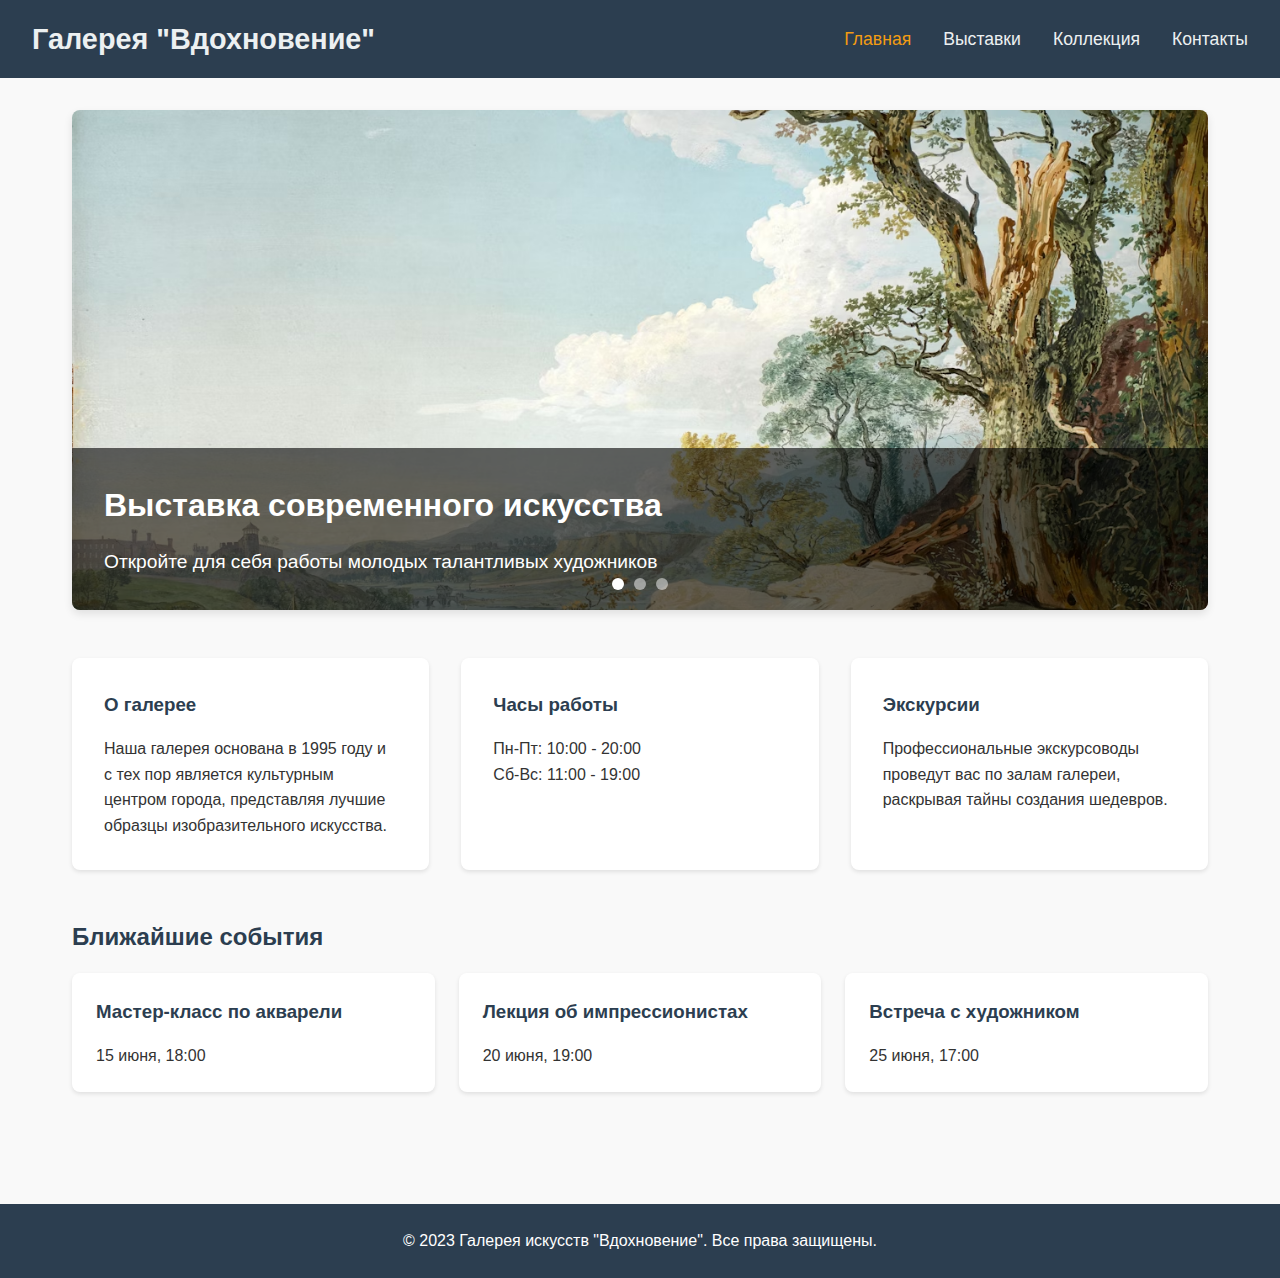
<file: art-gallery/index.html>
<!DOCTYPE html>
<html lang="ru">
<head>
    <meta charset="UTF-8">
    <meta name="viewport" content="width=device-width, initial-scale=1.0">
    <title>Галерея искусств "Вдохновение"</title>
    <link rel="stylesheet" href="css/style.css">
</head>
<body>
    <header>
        <div class="logo">Галерея "Вдохновение"</div>
        <nav>
            <ul>
                <li><a href="index.html" class="active">Главная</a></li>
                <li><a href="exhibitions.html">Выставки</a></li>
                <li><a href="gallery.html">Коллекция</a></li>
                <li><a href="contacts.html">Контакты</a></li>
            </ul>
        </nav>
    </header>
    <main>
        <section class="slider-container">
            <div class="slider">
                <div class="slide active">
                    <img src="images/photo-1578926375605-eaf7559b1458.avif" alt="Выставка современного искусства">
                    <div class="slide-text">
                        <h2>Выставка современного искусства</h2>
                        <p>Откройте для себя работы молодых талантливых художников</p>
                    </div>
                </div>
                <div class="slide">
                    <img src="images/photo-1534447677768-be436bb09401.avif" alt="Классическая живопись">
                    <div class="slide-text">
                        <h2>Классическая живопись</h2>
                        <p>Шедевры мастеров XVIII-XX веков</p>
                    </div>
                </div>
                <div class="slide">
                    <img src="images/photo-1547891654-e66ed7ebb968.avif" alt="Скульптурная экспозиция">
                    <div class="slide-text">
                        <h2>Скульптурная экспозиция</h2>
                        <p>Уникальные работы из мрамора и бронзы</p>
                    </div>
                </div>
            </div>
            <div class="slider-dots">
                <span class="dot active"></span>
                <span class="dot"></span>
                <span class="dot"></span>
            </div>
        </section>
        <section class="info-blocks">
            <div class="info-block" data-animate="fadeIn">
                <h3>О галерее</h3>
                <p>Наша галерея основана в 1995 году и с тех пор является культурным центром города, представляя лучшие образцы изобразительного искусства.</p>
            </div>
            <div class="info-block" data-animate="fadeIn">
                <h3>Часы работы</h3>
                <p>Пн-Пт: 10:00 - 20:00<br>Сб-Вс: 11:00 - 19:00</p>
            </div>
            <div class="info-block" data-animate="fadeIn">
                <h3>Экскурсии</h3>
                <p>Профессиональные экскурсоводы проведут вас по залам галереи, раскрывая тайны создания шедевров.</p>
            </div>
        </section>
        <section class="upcoming-events" data-animate="slideUp">
            <h2>Ближайшие события</h2>
            <div class="events-grid">
                <div class="event-card">
                    <h3>Мастер-класс по акварели</h3>
                    <p>15 июня, 18:00</p>
                </div>
                <div class="event-card">
                    <h3>Лекция об импрессионистах</h3>
                    <p>20 июня, 19:00</p>
                </div>
                <div class="event-card">
                    <h3>Встреча с художником</h3>
                    <p>25 июня, 17:00</p>
                </div>
            </div>
        </section>
    </main>
    <footer>
        <p>© 2023 Галерея искусств "Вдохновение". Все права защищены.</p>
    </footer>
</body>
</html>
</file>
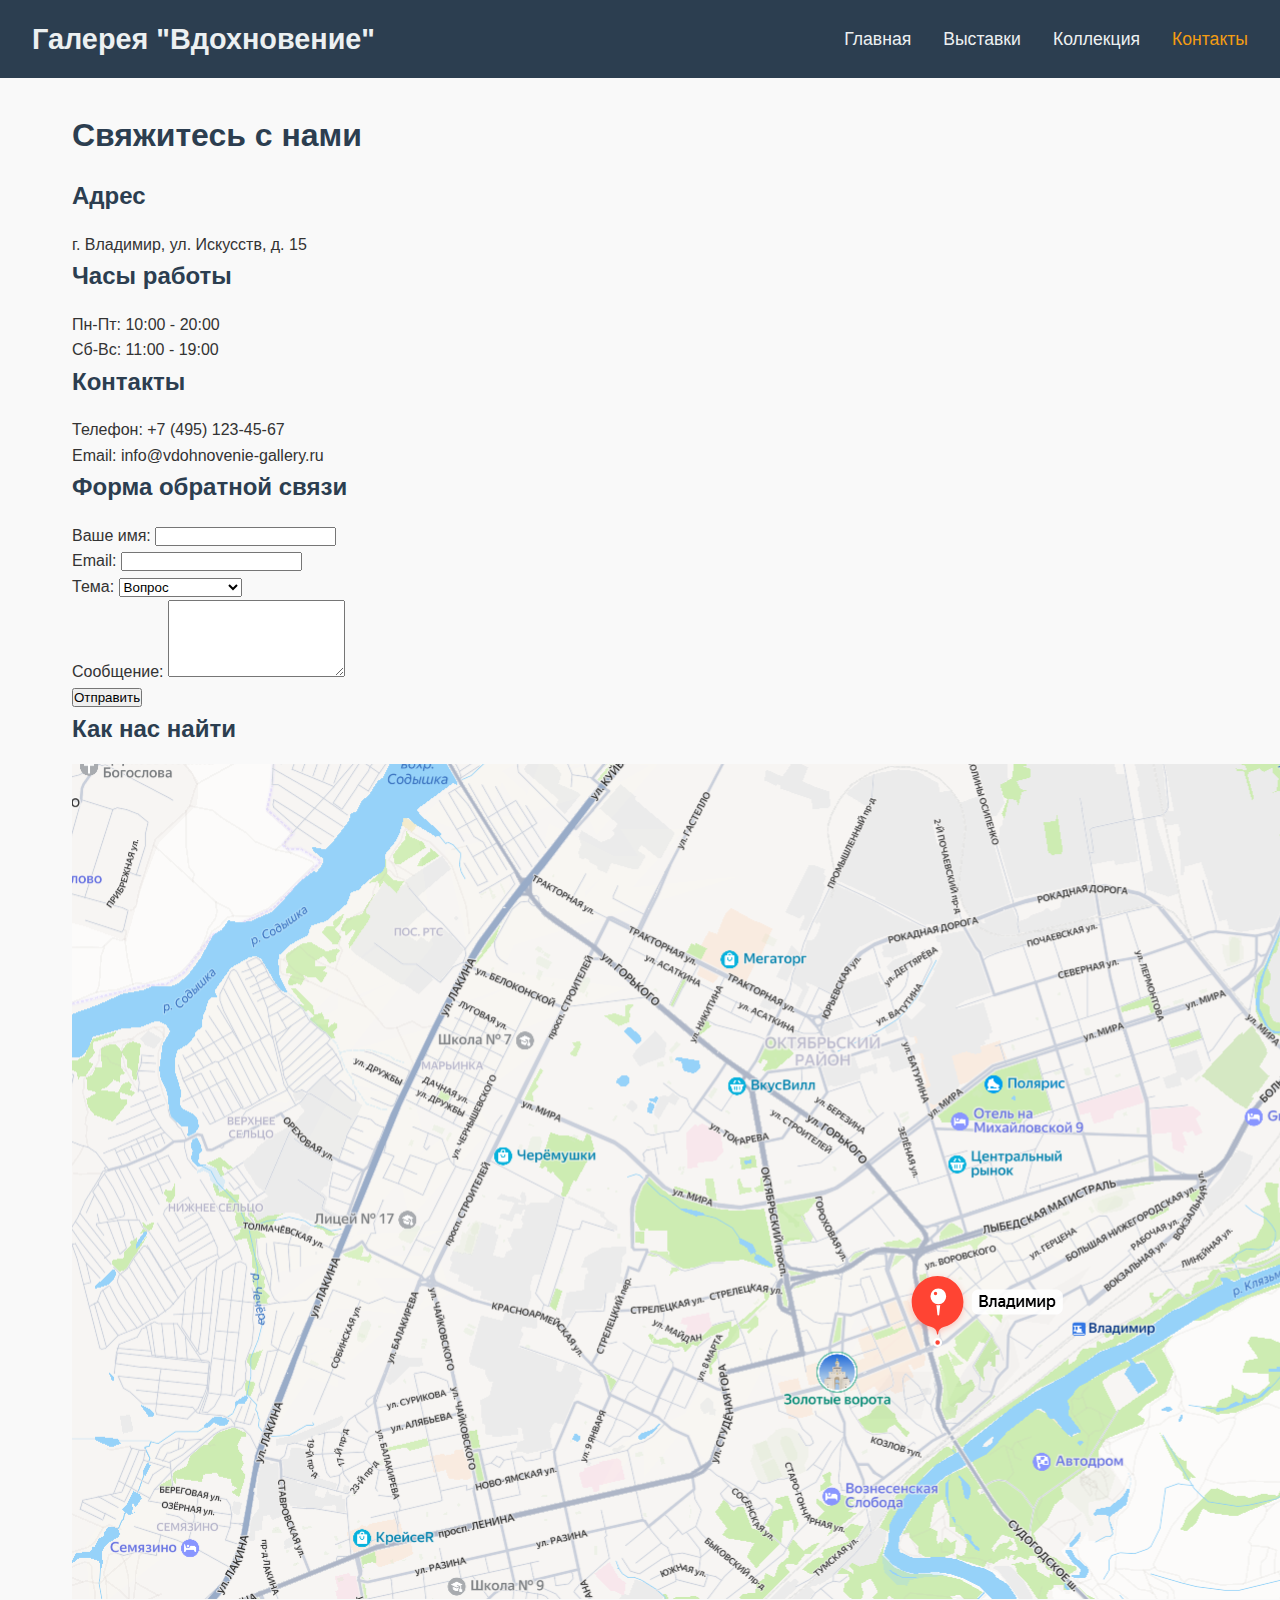
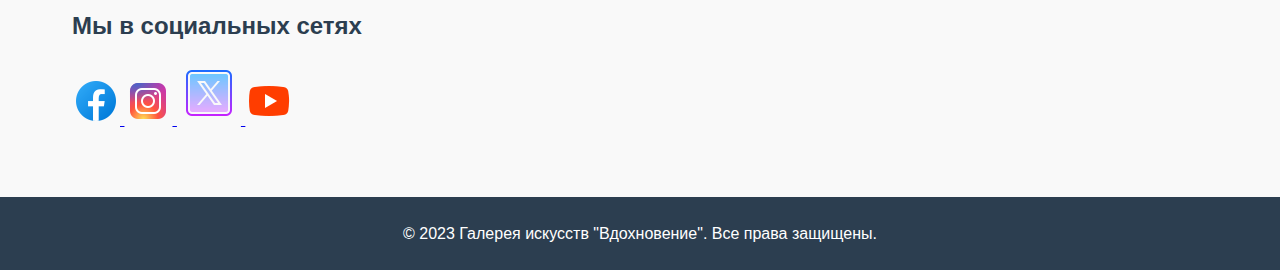
<file: art-gallery/contacts.html>
<!DOCTYPE html>
<html lang="ru">
<head>
    <meta charset="UTF-8">
    <meta name="viewport" content="width=device-width, initial-scale=1.0">
    <title>Контакты | Галерея "Вдохновение"</title>
    <link rel="stylesheet" href="css/style.css">
</head>
<body>
    <header>
        <div class="logo">Галерея "Вдохновение"</div>
        <nav>
            <ul>
                <li><a href="index.html">Главная</a></li>
                <li><a href="exhibitions.html">Выставки</a></li>
                <li><a href="gallery.html">Коллекция</a></li>
                <li><a href="contacts.html" class="active">Контакты</a></li>
            </ul>
        </nav>
    </header>

    <main>
        <section class="contact-info">
            <h1>Свяжитесь с нами</h1>
            
            <div class="contact-grid">
                <div class="contact-item">
                    <h2>Адрес</h2>
                    <p>г. Владимир, ул. Искусств, д. 15</p>
                </div>
                
                <div class="contact-item">
                    <h2>Часы работы</h2>
                    <p>Пн-Пт: 10:00 - 20:00</p>
                    <p>Сб-Вс: 11:00 - 19:00</p>
                </div>
                
                <div class="contact-item">
                    <h2>Контакты</h2>
                    <p>Телефон: +7 (495) 123-45-67</p>
                    <p>Email: info@vdohnovenie-gallery.ru</p>
                </div>
            </div>
        </section>

        <section class="contact-form-section">
            <h2>Форма обратной связи</h2>
            <form class="contact-form">
                <div class="form-group">
                    <label for="name">Ваше имя:</label>
                    <input type="text" id="name" name="name" required>
                </div>
                
                <div class="form-group">
                    <label for="email">Email:</label>
                    <input type="email" id="email" name="email" required>
                </div>
                
                <div class="form-group">
                    <label for="subject">Тема:</label>
                    <select id="subject" name="subject">
                        <option value="question">Вопрос</option>
                        <option value="feedback">Отзыв</option>
                        <option value="partnership">Сотрудничество</option>
                        <option value="other">Другое</option>
                    </select>
                </div>
                
                <div class="form-group">
                    <label for="message">Сообщение:</label>
                    <textarea id="message" name="message" rows="5" required></textarea>
                </div>
                
                <button type="submit" class="submit-btn">Отправить</button>
            </form>
        </section>

        <section class="map-section">
            <h2>Как нас найти</h2>
            <div class="map-container">
                <img src="images/карта.png" alt="Карта расположения галереи" class="static-map">
            </div>
        </section>

        <section class="social-media">
            <h2>Мы в социальных сетях</h2>
            <div class="social-links">
                <a href="https://facebook.com" target="_blank" rel="noopener noreferrer">
                    <img src="images/facebook-icon.png" alt="Facebook">
                </a>
                <a href="https://instagram.com" target="_blank" rel="noopener noreferrer">
                    <img src="images/instagram-icon.png" alt="Instagram">
                </a>
                <a href="https://twitter.com" target="_blank" rel="noopener noreferrer">
                    <img src="images/twitter-icon.png" alt="Twitter">
                </a>
                <a href="https://youtube.com" target="_blank" rel="noopener noreferrer">
                    <img src="images/youtube-icon.png" alt="YouTube">
                </a>
            </div>
        </section>
    </main>

    <footer>
        <p>© 2023 Галерея искусств "Вдохновение". Все права защищены.</p>
    </footer>
</body>
</html>
</file>
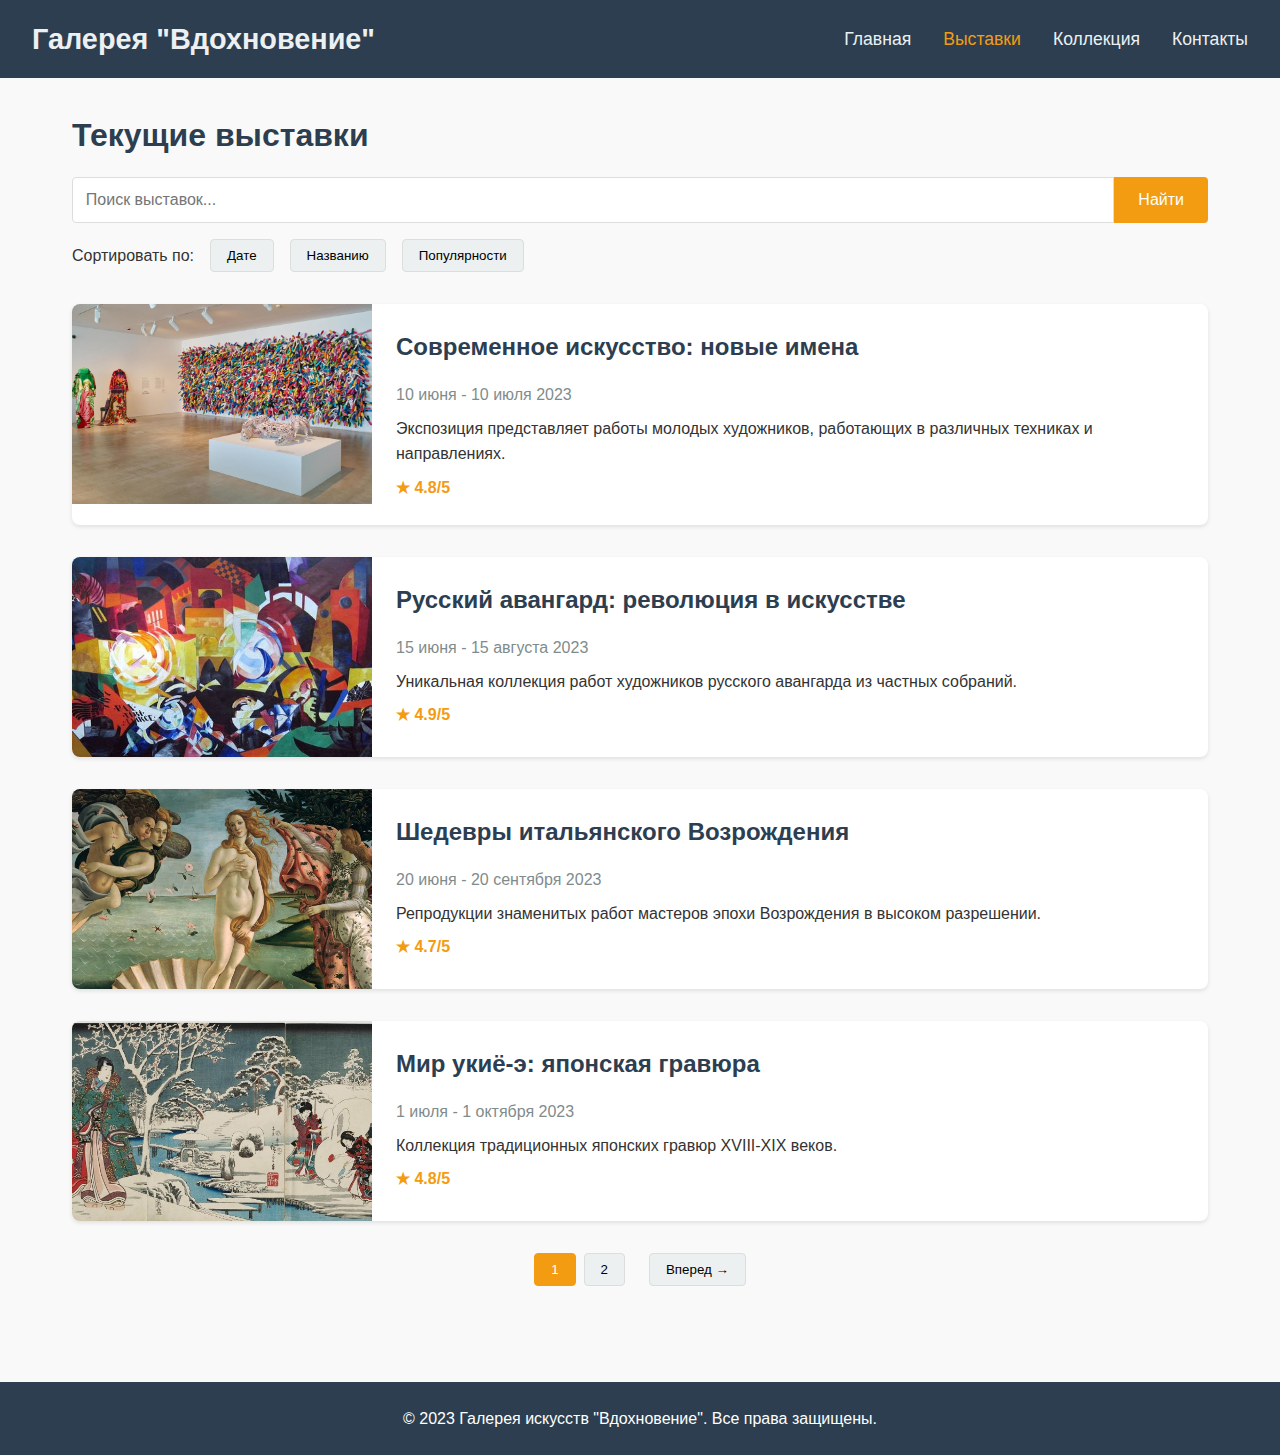
<file: art-gallery/exhibitions.html>
<!DOCTYPE html>
<html lang="ru">
<head>
    <meta charset="UTF-8">
    <meta name="viewport" content="width=device-width, initial-scale=1.0">
    <title>Текущие выставки | Галерея "Вдохновение"</title>
    <link rel="stylesheet" href="css/style.css">
</head>
<body>
    <header>
        <div class="logo">Галерея "Вдохновение"</div>
        <nav>
            <ul>
                <li><a href="index.html">Главная</a></li>
                <li><a href="exhibitions.html" class="active">Выставки</a></li>
                <li><a href="gallery.html">Коллекция</a></li>
                <li><a href="contacts.html">Контакты</a></li>
            </ul>
        </nav>
    </header>
    <main>
        <section class="exhibitions-header">
            <h1>Текущие выставки</h1>
            <div class="search-container">
                <input type="text" id="search-input" placeholder="Поиск выставок...">
                <button id="search-button">Найти</button>
            </div>
            <div class="sort-options">
                <span>Сортировать по:</span>
                <button class="sort-btn" data-sort="date">Дате</button>
                <button class="sort-btn" data-sort="name">Названию</button>
                <button class="sort-btn" data-sort="popularity">Популярности</button>
            </div>
        </section>
        <section class="exhibitions-list" id="exhibitions-container">
            <!-- Здесь будут отображаться элементы выставок -->
        </section>
        <section class="pagination" id="pagination-container">
            <!-- Здесь будет отображаться пагинация -->
        </section>
    </main>
    <footer>
        <p>© 2023 Галерея искусств "Вдохновение". Все права защищены.</p>
    </footer>
    <script src="js/exhibirions.js"></script>
</body>
</html>
</file>
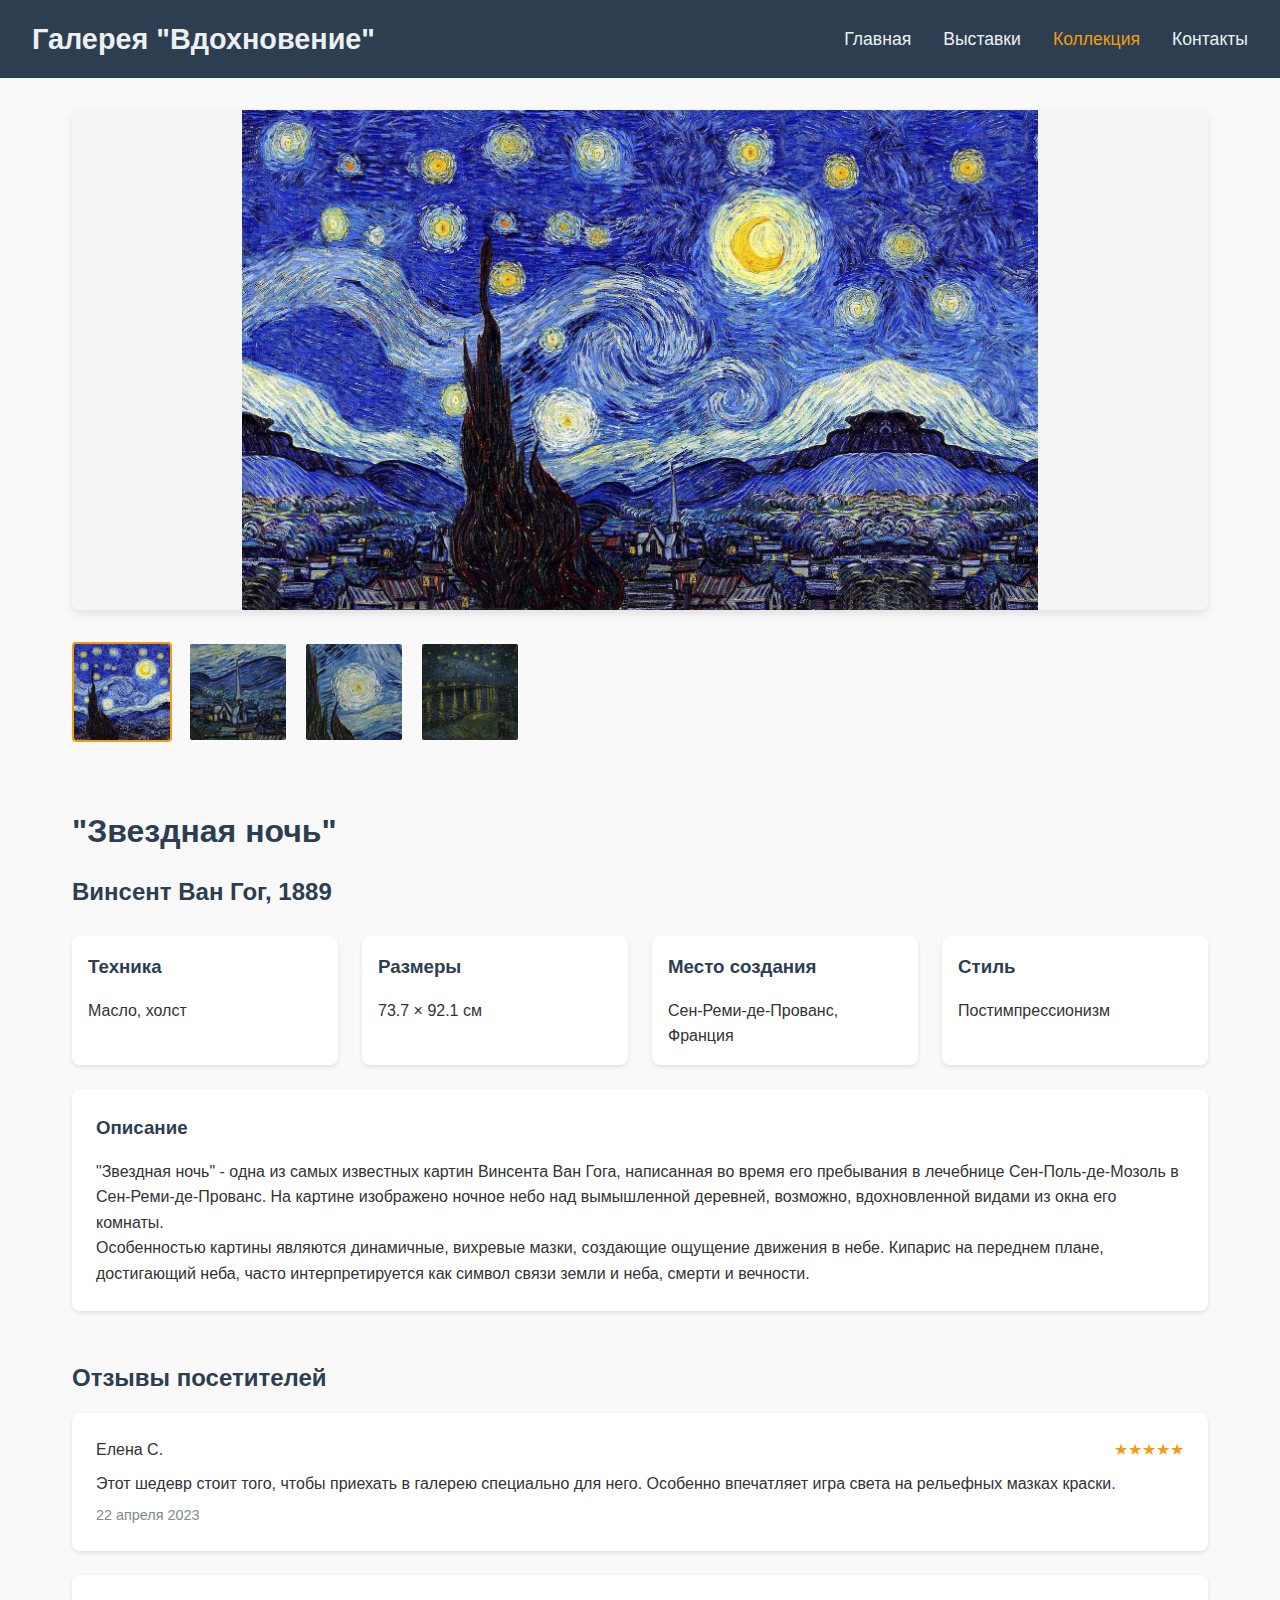
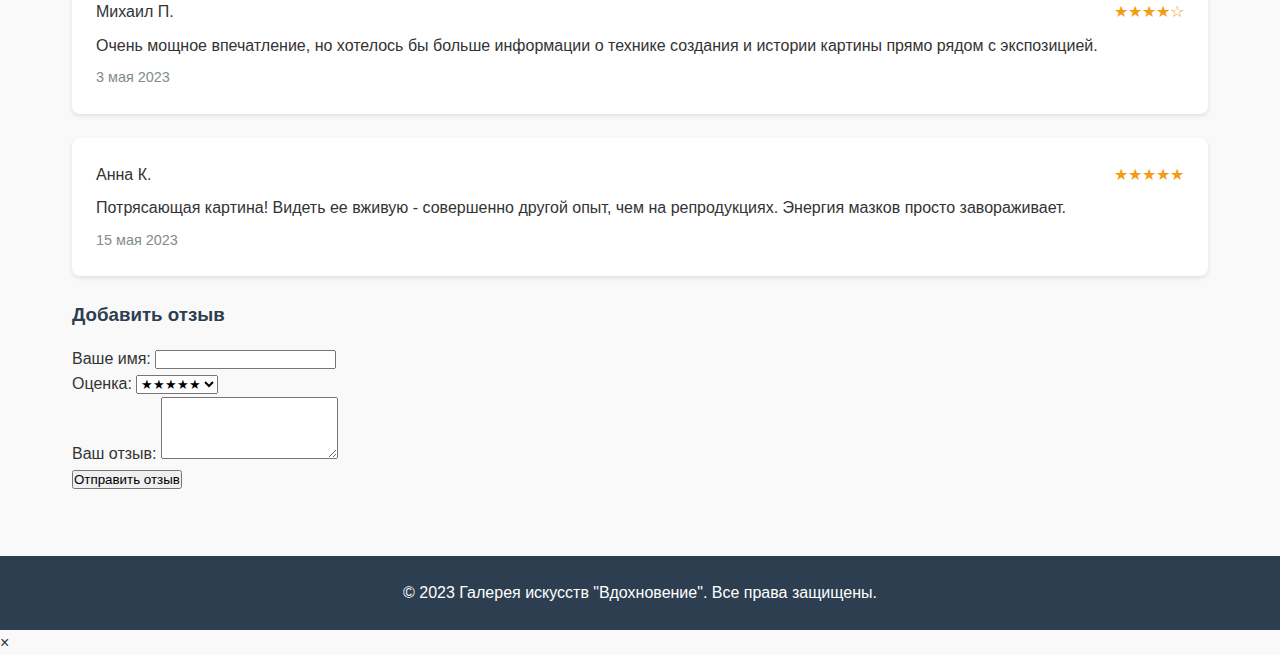
<file: art-gallery/gallery.html>
<!DOCTYPE html>
<html lang="ru">
<head>
    <meta charset="UTF-8">
    <meta name="viewport" content="width=device-width, initial-scale=1.0">
    <title>"Звездная ночь" Ван Гога | Галерея "Вдохновение"</title>
    <link rel="stylesheet" href="css/style.css">
</head>
<body>
    <header>
        <div class="logo">Галерея "Вдохновение"</div>
        <nav>
            <ul>
                <li><a href="index.html">Главная</a></li>
                <li><a href="exhibitions.html">Выставки</a></li>
                <li><a href="gallery.html" class="active">Коллекция</a></li>
                <li><a href="contacts.html">Контакты</a></li>
            </ul>
        </nav>
    </header>
    <main>
        <section class="artwork-gallery">
            <div class="main-image">
                <img src="images/29bf566d57f8cff628f35c2715d9f299.jpg" alt="Звездная ночь, Винсент Ван Гог" id="main-image">
            </div>
            <div class="thumbnails">
                <img src="images/29bf566d57f8cff628f35c2715d9f299.jpg" alt="Звездная ночь - вид 1" class="thumbnail active">
                <img src="images/14475924042025_fc9956ee2f4201e204a5532c68850c6715ed24e0.jpg" alt="Звездная ночь - вид 2" class="thumbnail">
                <img src="images/14475924042025_b30ff17d14b759c017197570526ff51b33cc83c5.jpg" alt="Звездная ночь - деталь" class="thumbnail">
                <img src="images/14480024042025_c7c2d6650fe8dd3125b1541cb39af56649bd56fa.jpg" alt="Звездная ночь - рамка" class="thumbnail">
            </div>
        </section>
        <section class="artwork-details">
            <h1>"Звездная ночь"</h1>
            <h2>Винсент Ван Гог, 1889</h2>
            <div class="details-grid">
                <div class="detail-item">
                    <h3>Техника</h3>
                    <p>Масло, холст</p>
                </div>
                <div class="detail-item">
                    <h3>Размеры</h3>
                    <p>73.7 × 92.1 см</p>
                </div>
                <div class="detail-item">
                    <h3>Место создания</h3>
                    <p>Сен-Реми-де-Прованс, Франция</p>
                </div>
                <div class="detail-item">
                    <h3>Стиль</h3>
                    <p>Постимпрессионизм</p>
                </div>
            </div>
            <div class="artwork-description">
                <h3>Описание</h3>
                <p>"Звездная ночь" - одна из самых известных картин Винсента Ван Гога, написанная во время его пребывания в лечебнице Сен-Поль-де-Мозоль в Сен-Реми-де-Прованс. На картине изображено ночное небо над вымышленной деревней, возможно, вдохновленной видами из окна его комнаты.</p>
                <p>Особенностью картины являются динамичные, вихревые мазки, создающие ощущение движения в небе. Кипарис на переднем плане, достигающий неба, часто интерпретируется как символ связи земли и неба, смерти и вечности.</p>
            </div>
        </section>
        <section class="reviews">
            <h2>Отзывы посетителей</h2>
            <div id="reviews-container">
                <!-- Отзывы будут загружаться здесь -->
                <div class="review-item">
                    <div class="review-header">
                        <span class="review-author">Анна К.</span>
                        <span class="review-rating">★★★★★</span>
                    </div>
                    <p class="review-text">Потрясающая картина! Видеть ее вживую - совершенно другой опыт, чем на репродукциях. Энергия мазков просто завораживает.</p>
                    <p class="review-date">15 мая 2023</p>
                </div>
                <div class="review-item">
                    <div class="review-header">
                        <span class="review-author">Михаил П.</span>
                        <span class="review-rating">★★★★☆</span>
                    </div>
                    <p class="review-text">Очень мощное впечатление, но хотелось бы больше информации о технике создания и истории картины прямо рядом с экспозицией.</p>
                    <p class="review-date">3 мая 2023</p>
                </div>
                <div class="review-item">
                    <div class="review-header">
                        <span class="review-author">Елена С.</span>
                        <span class="review-rating">★★★★★</span>
                    </div>
                    <p class="review-text">Этот шедевр стоит того, чтобы приехать в галерею специально для него. Особенно впечатляет игра света на рельефных мазках краски.</p>
                    <p class="review-date">22 апреля 2023</p>
                </div>
            </div>
            <div class="add-review">
                <h3>Добавить отзыв</h3>
                <form id="review-form">
                    <div class="form-group">
                        <label for="review-author">Ваше имя:</label>
                        <input type="text" id="review-author" required>
                    </div>
                    <div class="form-group">
                        <label for="review-rating">Оценка:</label>
                        <select id="review-rating" required>
                            <option value="5">★★★★★</option>
                            <option value="4">★★★★☆</option>
                            <option value="3">★★★☆☆</option>
                            <option value="2">★★☆☆☆</option>
                            <option value="1">★☆☆☆☆</option>
                        </select>
                    </div>
                    <div class="form-group">
                        <label for="review-text">Ваш отзыв:</label>
                        <textarea id="review-text" rows="4" required></textarea>
                    </div>
                    <button type="submit" class="submit-btn">Отправить отзыв</button>
                </form>
            </div>
        </section>
    </main>
    <footer>
        <p>© 2023 Галерея искусств "Вдохновение". Все права защищены.</p>
    </footer>
    <!-- Модальное окно для увеличенного изображения -->
    <div id="image-modal" class="modal">
        <span class="close">&times;</span>
        <img class="modal-content" id="modal-image">
        <div id="caption"></div>
    </div>
    <script src="js/gallery.js"></script>
</body>
</html>
</file>
<file: art-gallery/css/style.css>
/* Общие стили */
* {
    margin: 0;
    padding: 0;
    box-sizing: border-box;
    font-family: 'Arial', sans-serif;
}
body {
    background-color: #f9f9f9;
    color: #333;
    line-height: 1.6;
}
header {
    background-color: #2c3e50;
    color: white;
    padding: 1rem 2rem;
    display: flex;
    justify-content: space-between;
    align-items: center;
}
.logo {
    font-size: 1.8rem;
    font-weight: bold;
    color: #ecf0f1;
}
nav ul {
    display: flex;
    list-style: none;
}
nav ul li {
    margin-left: 2rem;
}
nav ul li a {
    color: #ecf0f1;
    text-decoration: none;
    font-size: 1.1rem;
    transition: color 0.3s;
}
nav ul li a:hover, nav ul li a.active {
    color: #f39c12;
}
main {
    padding: 2rem;
    max-width: 1200px;
    margin: 0 auto;
}
footer {
    background-color: #2c3e50;
    color: white;
    text-align: center;
    padding: 1.5rem;
    margin-top: 2rem;
}
h1, h2, h3 {
    margin-bottom: 1rem;
    color: #2c3e50;
}
/* Стили для главной страницы */
.slider-container {
    position: relative;
    margin-bottom: 3rem;
    height: 500px;
    overflow: hidden;
    border-radius: 8px;
    box-shadow: 0 4px 8px rgba(0, 0, 0, 0.1);
}
.slider {
    display: flex;
    height: 100%;
}
.slide {
    min-width: 100%;
    position: relative;
    transition: transform 0.5s ease;
}
.slide img {
    width: 100%;
    height: 100%;
    object-fit: cover;
}
.slide-text {
    position: absolute;
    bottom: 0;
    left: 0;
    right: 0;
    background: rgba(0, 0, 0, 0.6);
    color: white;
    padding: 2rem;
}
.slide-text h2 {
    color: white;
    font-size: 2rem;
}
.slide-text p {
    font-size: 1.2rem;
}
.slider-dots {
    position: absolute;
    bottom: 20px;
    left: 50%;
    transform: translateX(-50%);
    display: flex;
}
.dot {
    width: 12px;
    height: 12px;
    border-radius: 50%;
    background-color: rgba(255, 255, 255, 0.5);
    margin: 0 5px;
    cursor: pointer;
}
.dot.active {
    background-color: white;
}
.info-blocks {
    display: grid;
    grid-template-columns: repeat(3, 1fr);
    gap: 2rem;
    margin-bottom: 3rem;
}
.info-block {
    background: white;
    padding: 2rem;
    border-radius: 8px;
    box-shadow: 0 2px 4px rgba(0, 0, 0, 0.1);
    transition: transform 0.3s;
}
.info-block:hover {
    transform: translateY(-5px);
}
.upcoming-events {
    margin-bottom: 3rem;
}
.events-grid {
    display: grid;
    grid-template-columns: repeat(3, 1fr);
    gap: 1.5rem;
}
.event-card {
    background: white;
    padding: 1.5rem;
    border-radius: 8px;
    box-shadow: 0 2px 4px rgba(0, 0, 0, 0.1);
}
/* Стили для страницы выставок */
.exhibitions-header {
    margin-bottom: 2rem;
}
.search-container {
    display: flex;
    margin: 1rem 0;
}
#search-input {
    flex: 1;
    padding: 0.8rem;
    border: 1px solid #ddd;
    border-radius: 4px 0 0 4px;
    font-size: 1rem;
}
#search-button {
    padding: 0 1.5rem;
    background-color: #f39c12;
    color: white;
    border: none;
    border-radius: 0 4px 4px 0;
    cursor: pointer;
    font-size: 1rem;
}
.sort-options {
    margin: 1rem 0;
    display: flex;
    align-items: center;
    gap: 1rem;
}
.sort-btn {
    padding: 0.5rem 1rem;
    background-color: #ecf0f1;
    border: 1px solid #ddd;
    border-radius: 4px;
    cursor: pointer;
}
.sort-btn:hover {
    background-color: #ddd;
}
.exhibitions-list {
    display: grid;
    gap: 2rem;
}
.exhibition-item {
    display: flex;
    background: white;
    border-radius: 8px;
    overflow: hidden;
    box-shadow: 0 2px 4px rgba(0, 0, 0, 0.1);
}
.exhibition-item img {
    width: 300px;
    height: 200px;
    object-fit: cover;
}
.exhibition-info {
    padding: 1.5rem;
    flex: 1;
}
.exhibition-info .date {
    color: #7f8c8d;
    margin-bottom: 0.5rem;
}
.exhibition-info .description {
    margin-bottom: 0.5rem;
}
.exhibition-info .popularity {
    color: #f39c12;
    font-weight: bold;
}
.pagination {
    display: flex;
    justify-content: center;
    margin: 2rem 0;
    gap: 0.5rem;
}
.page-btn {
    padding: 0.5rem 1rem;
    background-color: #ecf0f1;
    border: 1px solid #ddd;
    border-radius: 4px;
    cursor: pointer;
}
.page-btn.active {
    background-color: #f39c12;
    color: white;
    border-color: #f39c12;
}
.page-btn.next {
    margin-left: 1rem;
}
/* Стили для страницы галереи */
.artwork-gallery {
    display: grid;
    grid-template-columns: 1fr;
    gap: 1rem;
    margin-bottom: 3rem;
}
.main-image {
    height: 500px;
    overflow: hidden;
    border-radius: 8px;
    box-shadow: 0 4px 8px rgba(0, 0, 0, 0.1);
}
.main-image img {
    width: 100%;
    height: 100%;
    object-fit: contain;
    background: #f5f5f5;
}
.thumbnails {
    display: flex;
    gap: 1rem;
    overflow-x: auto;
    padding: 1rem 0;
}
.thumbnail {
    width: 100px;
    height: 100px;
    object-fit: cover;
    border-radius: 4px;
    cursor: pointer;
    border: 2px solid transparent;
}
.thumbnail.active {
    border-color: #f39c12;
}
.artwork-details {
    margin-bottom: 3rem;
}
.details-grid {
    display: grid;
    grid-template-columns: repeat(4, 1fr);
    gap: 1.5rem;
    margin: 1.5rem 0;
}
.detail-item {
    background: white;
    padding: 1rem;
    border-radius: 8px;
    box-shadow: 0 2px 4px rgba(0, 0, 0, 0.1);
}
.artwork-description {
    background: white;
    padding: 1.5rem;
    border-radius: 8px;
    box-shadow: 0 2px 4px rgba(0, 0, 0, 0.1);
    margin: 1.5rem 0;
}
.reviews {
    margin-top: 3rem;
}
.review-item {
    background: white;
    padding: 1.5rem;
    border-radius: 8px;
    box-shadow: 0 2px 4px rgba(0, 0, 0, 0.1);
    margin-bottom: 1.5rem;
}
.review-header {
    display: flex;
    justify-content: space-between;
    margin-bottom: 0.5rem;
}
.review-rating {
    color: #f39c12;
}
.review-date {
    color: #7f8c8d;
    font-size: 0.9rem;
    margin-top: 0.5rem;
}
</file>
